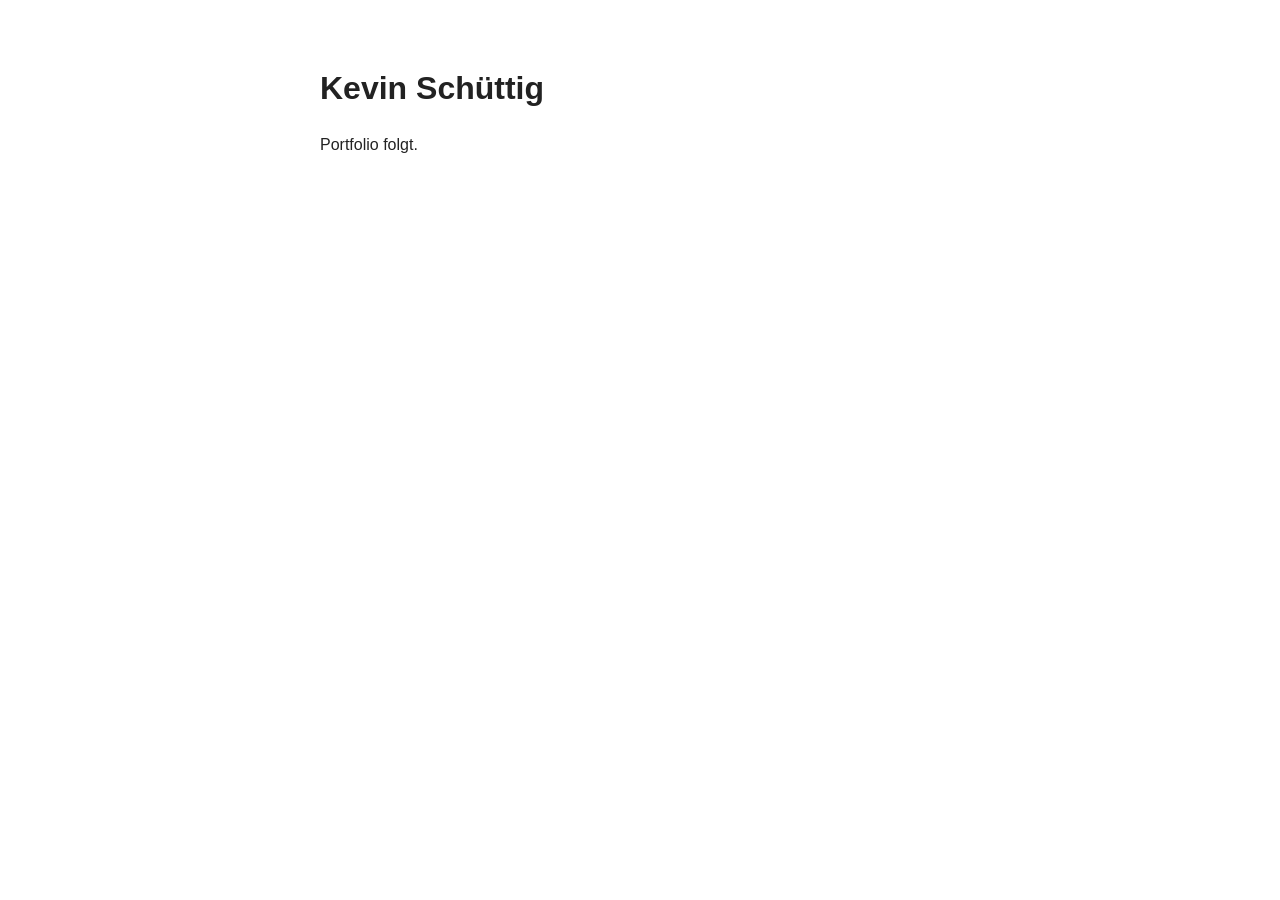
<file: index.html>
<!DOCTYPE html>
<html lang="de">
<head>
  <meta charset="UTF-8">
  <meta name="viewport" content="width=device-width, initial-scale=1.0">
  <title>Kevin Schüttig</title>
  <style>
    body {
      font-family: -apple-system, BlinkMacSystemFont, "Segoe UI", sans-serif;
      max-width: 40rem;
      margin: 4rem auto;
      padding: 0 1.5rem;
      color: #222;
      line-height: 1.5;
    }
    h1 { font-weight: 600; }
  </style>
</head>
<body>
  <h1>Kevin Schüttig</h1>
  <p>Portfolio folgt.</p>
</body>
</html>
</file>
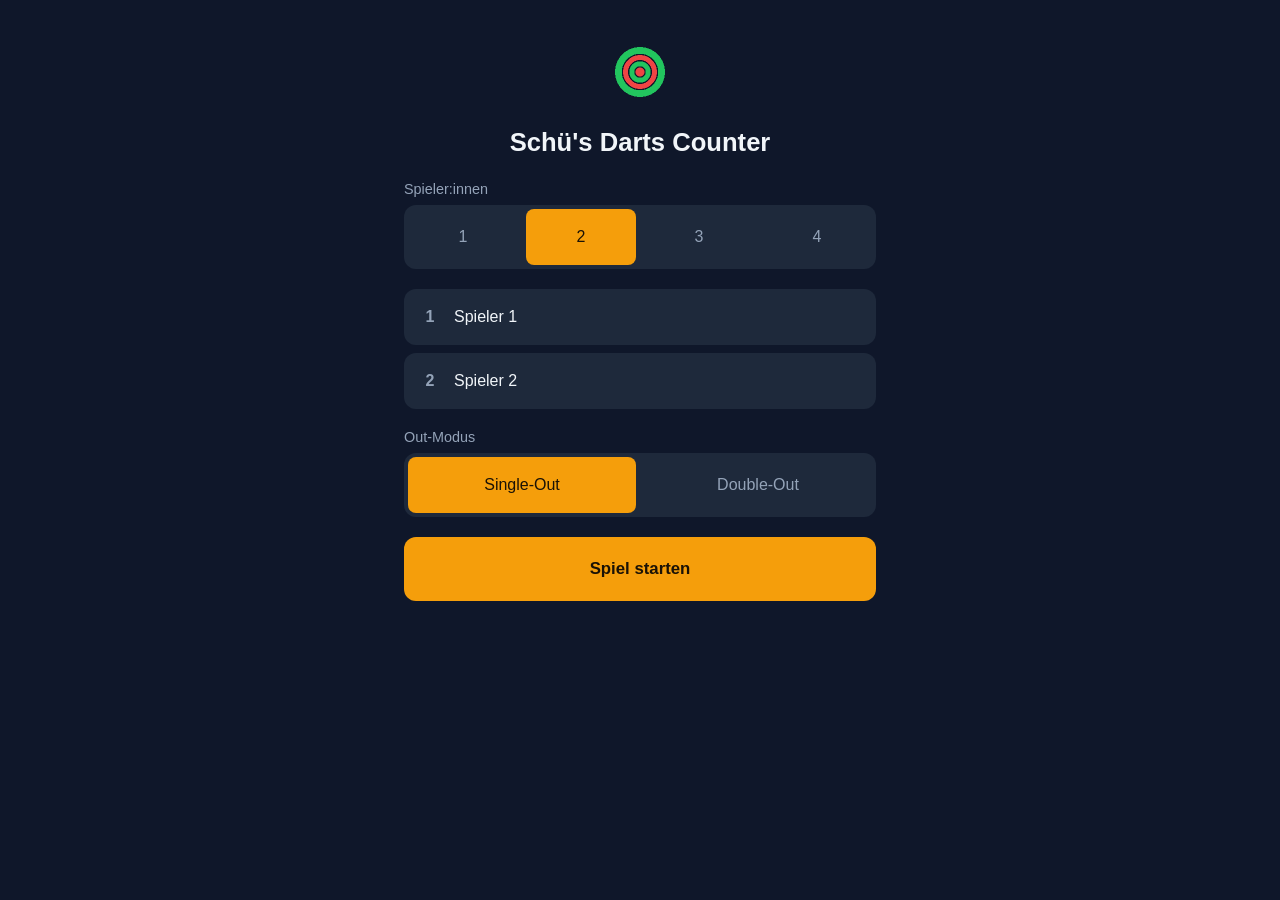
<file: archive/darts-v1/index.html>
<!DOCTYPE html>
<html lang="de">
<head>
  <meta charset="UTF-8">
  <meta name="viewport" content="width=device-width, initial-scale=1.0, viewport-fit=cover">
  <meta name="theme-color" content="#0f172a">
  <title>Schü's Darts Counter</title>
  <link rel="stylesheet" href="./styles/main.css">
  <link rel="manifest" href="./manifest.webmanifest">
  <link rel="icon" type="image/png" sizes="32x32" href="./assets/icons/favicon-32.png">
  <link rel="apple-touch-icon" href="./assets/icons/apple-touch-icon.png">
  <meta name="apple-mobile-web-app-capable" content="yes">
  <meta name="apple-mobile-web-app-status-bar-style" content="black-translucent">
  <meta name="apple-mobile-web-app-title" content="Darts Counter">
  <meta name="mobile-web-app-capable" content="yes">
</head>
<body>
  <main id="app"></main>
  <script src="./scripts/game.js"></script>
  <script src="./scripts/storage.js"></script>
  <script src="./scripts/ui.js"></script>
  <script src="./scripts/app.js"></script>
  <script>
    if ('serviceWorker' in navigator) {
      window.addEventListener('load', () => {
        navigator.serviceWorker
          .register('./service-worker.js')
          .catch(() => {});
      });
    }
  </script>
</body>
</html>
</file>
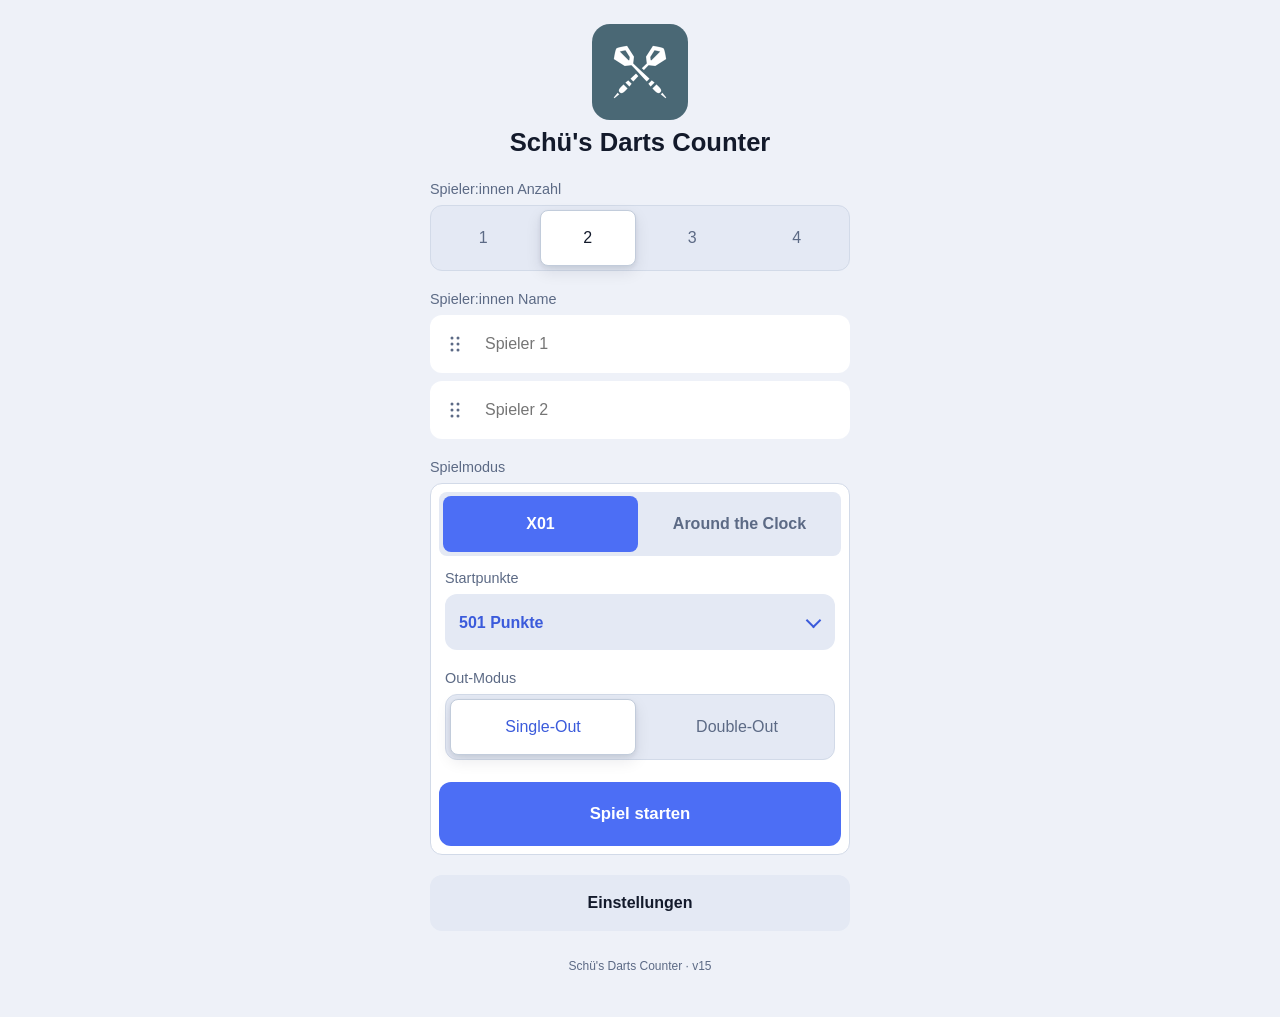
<file: projects/darts/index.html>
<!DOCTYPE html>
<html lang="de">
<head>
  <meta charset="UTF-8">
  <meta name="viewport" content="width=device-width, initial-scale=1.0, viewport-fit=cover">
  <meta name="theme-color" content="#0f172a">
  <title>Schü's Darts Counter</title>
  <script>
    // Theme früh setzen (vor dem CSS), damit kein Hell/Dunkel-Flackern entsteht.
    (function () {
      try {
        var t = localStorage.getItem('darts:theme');
        if (t === 'light' || t === 'dark') {
          document.documentElement.setAttribute('data-theme', t);
        }
      } catch (e) {}
    })();
  </script>
  <link rel="stylesheet" href="./styles/main.css">
  <link rel="manifest" href="./manifest.webmanifest">
  <link rel="icon" type="image/png" sizes="32x32" href="./assets/icons/favicon-32.png">
  <link rel="apple-touch-icon" href="./assets/icons/apple-touch-icon.png">
  <meta name="apple-mobile-web-app-capable" content="yes">
  <meta name="apple-mobile-web-app-status-bar-style" content="black-translucent">
  <meta name="apple-mobile-web-app-title" content="Darts Counter">
  <meta name="mobile-web-app-capable" content="yes">
</head>
<body>
  <main id="app"></main>
  <script src="./scripts/game.js"></script>
  <script src="./scripts/clock.js"></script>
  <script src="./scripts/storage.js"></script>
  <script src="./scripts/ui.js"></script>
  <script src="./scripts/app.js"></script>
  <script>
    if ('serviceWorker' in navigator) {
      window.addEventListener('load', () => {
        navigator.serviceWorker
          .register('./service-worker.js')
          .catch(() => {});
      });
    }
  </script>
</body>
</html>
</file>
<file: archive/darts-v1/styles/main.css>
:root {
  --bg: #0f172a;
  --surface: #1e293b;
  --surface-2: #334155;
  --border: #475569;
  --text: #f1f5f9;
  --muted: #94a3b8;
  --accent: #f59e0b;
  --accent-press: #d97706;
  --success: #22c55e;
  --danger: #ef4444;
  --mult-single: #f59e0b;
  --mult-double: #22c55e;
  --mult-triple: #ef4444;
  --radius: 12px;
  --gap: 8px;
  --gap-lg: 14px;
  --tap: 56px;
  --font: -apple-system, BlinkMacSystemFont, 'Segoe UI', Roboto, sans-serif;
}

* {
  box-sizing: border-box;
  -webkit-tap-highlight-color: transparent;
}

button,
input,
label {
  touch-action: manipulation;
}

html,
body {
  margin: 0;
  padding: 0;
  height: 100%;
  background: var(--bg);
  color: var(--text);
  font-family: var(--font);
  font-size: 16px;
  overscroll-behavior: none;
}

body {
  padding: env(safe-area-inset-top) env(safe-area-inset-right)
    env(safe-area-inset-bottom) env(safe-area-inset-left);
}

#app {
  display: flex;
  flex-direction: column;
  min-height: 100dvh;
}

button {
  font-family: inherit;
  font-size: inherit;
  color: inherit;
  border: none;
  cursor: pointer;
  background: var(--surface);
  border-radius: var(--radius);
  transition: transform 0.04s ease, background-color 0.1s ease;
  user-select: none;
}

button:disabled {
  opacity: 0.35;
  cursor: not-allowed;
}

button:not(:disabled):active {
  transform: scale(0.97);
}

/* ===== Setup screen ===== */
.setup {
  padding: 1.5rem 1.25rem 2rem;
  max-width: 32rem;
  margin: 0 auto;
  width: 100%;
}

.setup-icon {
  display: block;
  width: 96px;
  height: 96px;
  margin: 0 auto 0.5rem;
  border-radius: 18px;
  user-select: none;
  -webkit-user-drag: none;
}

.setup h1 {
  margin: 0 0 1.5rem;
  font-size: 1.6rem;
  font-weight: 600;
  text-align: center;
}

#setup-form {
  display: flex;
  flex-direction: column;
  gap: 1.25rem;
}

fieldset {
  border: none;
  padding: 0;
  margin: 0;
}

legend {
  font-size: 0.9rem;
  color: var(--muted);
  margin-bottom: 0.5rem;
  padding: 0;
}

.seg {
  display: flex;
  gap: var(--gap);
  background: var(--surface);
  padding: 4px;
  border-radius: var(--radius);
}

.seg-item {
  flex: 1;
  position: relative;
  display: flex;
  align-items: center;
  justify-content: center;
  min-height: var(--tap);
  border-radius: calc(var(--radius) - 4px);
  cursor: pointer;
  font-weight: 500;
  color: var(--muted);
}

.seg-item input {
  position: absolute;
  opacity: 0;
  pointer-events: none;
}

.seg-item:has(input:checked) {
  background: var(--accent);
  color: #1a1206;
}

.names {
  display: flex;
  flex-direction: column;
  gap: var(--gap);
}

.name-row {
  display: flex;
  align-items: center;
  gap: var(--gap);
  background: var(--surface);
  border-radius: var(--radius);
  padding: 0 var(--gap-lg);
}

.name-label {
  flex: 0 0 1.5rem;
  text-align: center;
  font-weight: 600;
  color: var(--muted);
}

.name-row input {
  flex: 1;
  background: transparent;
  border: none;
  outline: none;
  color: var(--text);
  font-size: 1rem;
  min-height: var(--tap);
  padding: 0 0.25rem;
  font-family: inherit;
}

.btn {
  min-height: var(--tap);
  padding: 0 1.25rem;
  border-radius: var(--radius);
  font-weight: 600;
  font-size: 1rem;
  display: inline-flex;
  align-items: center;
  justify-content: center;
}

.btn-big {
  min-height: 64px;
  font-size: 1.05rem;
}

.btn-primary {
  background: var(--accent);
  color: #1a1206;
}
.btn-primary:not(:disabled):active {
  background: var(--accent-press);
}

.btn-secondary {
  background: var(--surface-2);
  color: var(--text);
}

/* ===== Game screen ===== */
.game {
  display: flex;
  flex-direction: column;
  gap: var(--gap);
  padding: var(--gap);
  flex: 1;
  min-height: 100dvh;
}

.sticky-top {
  position: sticky;
  top: 0;
  z-index: 20;
  background: var(--bg);
  display: flex;
  flex-direction: column;
  gap: var(--gap);
  margin: calc(var(--gap) * -1) calc(var(--gap) * -1) 0;
  padding: var(--gap) var(--gap) var(--gap);
  box-shadow: 0 6px 12px -10px rgba(0, 0, 0, 0.6);
}

.actions.sticky-actions {
  position: sticky;
  bottom: 0;
  z-index: 20;
  background: var(--bg);
  margin: 0 calc(var(--gap) * -1) 0;
  padding: var(--gap) var(--gap) calc(env(safe-area-inset-bottom, 0px) + var(--gap));
  box-shadow: 0 -6px 12px -10px rgba(0, 0, 0, 0.6);
}

.scoreboard {
  display: grid;
  gap: var(--gap);
}

.scoreboard.players-1 {
  grid-template-columns: 1fr;
}
.scoreboard.players-2 {
  grid-template-columns: 1fr 1fr;
}
.scoreboard.players-3 {
  grid-template-columns: 1fr 1fr 1fr;
}
.scoreboard.players-4 {
  grid-template-columns: 1fr 1fr;
}

.player {
  background: var(--surface);
  border-radius: var(--radius);
  padding: 0.5rem 0.75rem;
  display: flex;
  flex-direction: column;
  align-items: center;
  justify-content: center;
  border: 2px solid transparent;
  min-height: 64px;
  overflow: hidden;
}

.player.active {
  border-color: var(--accent);
  background: linear-gradient(180deg, #2d2a18 0%, var(--surface) 100%);
  animation: active-breathe 2.6s ease-in-out infinite;
}

.player.winner {
  border-color: var(--success);
  background: linear-gradient(180deg, #14361f 0%, var(--surface) 100%);
}

@keyframes active-breathe {
  0%, 100% { box-shadow: 0 0 0 0 rgba(245, 158, 11, 0); }
  50% { box-shadow: 0 0 0 5px rgba(245, 158, 11, 0.16); }
}

.player.bust-flash {
  animation: bust-shake 320ms ease;
}

.player.bust-flash .pscore {
  color: var(--danger);
  animation: bust-flash-color 320ms ease;
}

@keyframes bust-shake {
  0%, 100% { transform: translateX(0); }
  20% { transform: translateX(-7px); }
  40% { transform: translateX(7px); }
  60% { transform: translateX(-5px); }
  80% { transform: translateX(5px); }
}

@keyframes bust-flash-color {
  0%, 100% { color: var(--danger); }
  50% { color: #fca5a5; }
}

.pname {
  font-size: 0.85rem;
  color: var(--muted);
  white-space: nowrap;
  overflow: hidden;
  text-overflow: ellipsis;
  max-width: 100%;
}

.player.active .pname,
.player.winner .pname {
  color: var(--text);
}

.pscore {
  font-size: clamp(1.6rem, 7vw, 2.4rem);
  font-weight: 700;
  font-variant-numeric: tabular-nums;
  line-height: 1.1;
}

.pavg {
  margin-top: 2px;
  font-size: 0.72rem;
  color: var(--muted);
  font-variant-numeric: tabular-nums;
  letter-spacing: 0.02em;
}

.player.active .pavg,
.player.winner .pavg {
  color: var(--text);
  opacity: 0.75;
}

.turn {
  display: flex;
  flex-direction: column;
  gap: 6px;
  padding: 0 4px;
}

.slots {
  display: grid;
  grid-template-columns: 1fr 1fr 1fr;
  gap: var(--gap);
}

.slot {
  background: var(--surface);
  border: 1px dashed var(--border);
  border-radius: var(--radius);
  min-height: 44px;
  display: flex;
  align-items: center;
  justify-content: center;
  font-weight: 600;
  color: var(--muted);
}

.slot.filled {
  border-style: solid;
  border-color: var(--accent);
  color: var(--text);
  background: #2a2418;
}

.slot.just-filled {
  animation: slot-pop 160ms ease-out;
}

@keyframes slot-pop {
  0% { transform: scale(0.6); opacity: 0; }
  60% { transform: scale(1.08); opacity: 1; }
  100% { transform: scale(1); }
}

.status-line {
  text-align: center;
  font-size: 0.95rem;
  color: var(--muted);
  min-height: 1.4em;
}

.status-bust {
  color: var(--danger);
  font-weight: 700;
  letter-spacing: 0.15em;
  font-size: 1.1rem;
}

.status-win {
  color: var(--success);
  font-weight: 700;
  font-size: 1.05rem;
}

.multipliers.tab-strip {
  display: grid;
  grid-template-columns: 1fr 1fr 1fr;
  gap: 4px;
  background: var(--surface);
  padding: 4px;
  border-radius: var(--radius);
  border: 1px solid var(--border);
}

.mult {
  min-height: 48px;
  background: transparent;
  color: var(--muted);
  font-weight: 600;
  border-radius: calc(var(--radius) - 4px);
}

.mult.on[data-m="1"] {
  background: var(--mult-single);
  color: #1a1206;
}
.mult.on[data-m="2"] {
  background: var(--mult-double);
  color: #062013;
}
.mult.on[data-m="3"] {
  background: var(--mult-triple);
  color: #2a0606;
}

.numpad {
  display: grid;
  grid-template-columns: repeat(4, 1fr);
  gap: var(--gap);
}

.num {
  background: var(--surface);
  color: var(--text);
  font-size: 1.4rem;
  font-weight: 700;
  font-variant-numeric: tabular-nums;
  min-height: 56px;
  aspect-ratio: 1 / 0.85;
  transition: color 0.12s ease;
}

.numpad.mode-1 .num { color: var(--mult-single); }
.numpad.mode-2 .num { color: var(--mult-double); }
.numpad.mode-3 .num { color: var(--mult-triple); }

.num:not(:disabled):active {
  background: #2a2418;
  transform: scale(0.92);
}

.specials {
  display: grid;
  grid-template-columns: 1fr 1fr 1fr;
  gap: var(--gap);
}

.spec {
  background: var(--surface);
  min-height: 56px;
  font-weight: 600;
  display: flex;
  flex-direction: column;
  gap: 2px;
  align-items: center;
  justify-content: center;
  line-height: 1;
}

.spec small {
  font-size: 0.7rem;
  color: var(--muted);
  font-weight: 500;
}

.spec[data-special="bull"] {
  color: var(--mult-double);
}

.spec[data-special="bullseye"] {
  color: var(--mult-triple);
}

.actions {
  display: grid;
  grid-template-columns: auto 1fr;
  gap: var(--gap);
}

.btn-icon {
  min-width: var(--tap);
  padding: 0;
  font-size: 1.4rem;
  line-height: 1;
}

.game-footer {
  display: flex;
  justify-content: space-between;
  align-items: center;
  padding: 8px 4px calc(env(safe-area-inset-bottom, 0px) + 18px);
  font-size: 0.8rem;
  color: var(--muted);
  gap: var(--gap);
}

.link {
  background: transparent;
  color: var(--muted);
  padding: 12px 14px;
  font-size: 0.95rem;
  text-decoration: underline;
  min-height: 44px;
  border-radius: 8px;
  display: inline-flex;
  align-items: center;
}

.mode-tag {
  background: var(--surface);
  padding: 4px 10px;
  border-radius: 999px;
  font-size: 0.75rem;
}

/* ===== Tablet / Desktop ===== */
@media (min-width: 720px) {
  .game {
    max-width: 28rem;
    margin: 0 auto;
    padding: var(--gap-lg);
    gap: var(--gap-lg);
  }
  .num {
    min-height: 64px;
    font-size: 1.6rem;
  }
  .mult,
  .spec {
    min-height: 60px;
  }
}
</file>
<file: projects/darts/styles/main.css>
/* ===========================================================
   Farb-Token-System (Light = Basis, Dark via System + Override)
   - :root                      → Light-Palette (Basis)
   - @media dark + :not([data-theme]) → System-Dark
   - [data-theme="dark"]        → manuell Dark (auch bei hellem OS)
   - [data-theme="light"]       → manuell Light greift automatisch (Basis)
   Akzent: Kornblumenblau · Double: Lavendel/Violett · Triple: Grün
   =========================================================== */
:root {
  color-scheme: light;

  --bg: #eef1f8;
  --surface: #ffffff;
  --surface-2: #e4e9f4;
  --border: #d2dae8;
  --text: #131a2b;
  --muted: #5c6a85;

  --accent: #4c6ef5;
  --accent-press: #3b5bdb;
  --on-accent: #ffffff;

  --mult-single: var(--accent);
  --mult-double: #7c5cf0;
  --mult-triple: #12a150;
  --on-single: #ffffff;
  --on-double: #ffffff;
  --on-triple: #ffffff;

  --success: #12a150;
  --danger: #dc2626;

  /* Around-the-Clock-Modusfarbe (Grün wie Triple): Text- und Druck-Variante */
  --clock-strong: #0b7d3e;
  --clock-press: #0e8a44;
  /* Feste Grund-Farben für den Farbtausch im Clock-Spiel (Single ↔ Triple) */
  --green: #12a150;
  --on-green: #ffffff;
  --blue: #4c6ef5;
  --on-blue: #ffffff;

  --shadow-strong: rgba(15, 23, 42, 0.14);

  /* DS-Uebernahmen (nur visuelle Sprache, Auftrag 3) */
  --accent-strong: var(--accent-press);
  --border-strong: #c2ccdb;
  --elev-md: 0 2px 4px rgba(15, 23, 42, 0.07), 0 6px 16px rgba(15, 23, 42, 0.09);
  --elev-sm: 0 1px 2px rgba(15, 23, 42, 0.06), 0 3px 10px rgba(15, 23, 42, 0.05);

  --radius: 12px;
  --gap: 8px;
  --gap-lg: 14px;
  --tap: 56px;
  --font: -apple-system, BlinkMacSystemFont, 'Segoe UI', Roboto, sans-serif;
}

/* Gemeinsame Dark-Palette – für System-Dark und manuelles Dark identisch. */
@media (prefers-color-scheme: dark) {
  :root:not([data-theme='light']):not([data-theme='dark']) {
    color-scheme: dark;

    --bg: #0f172a;
    --surface: #1e293b;
    --surface-2: #334155;
    --border: #475569;
    --text: #f1f5f9;
    --muted: #94a3b8;

    --accent: #6b8cff;
    --accent-press: #5578f0;
    --on-accent: #0a1124;

    --mult-double: #a78bfa;
    --mult-triple: #34d399;
    --on-single: #0a1124;
    --on-double: #190f33;
    --on-triple: #052718;

    --success: #34d399;
    --danger: #f87171;

    --clock-strong: #34d399;
    --clock-press: #2bb986;
    --green: #34d399;
    --on-green: #052718;
    --blue: #6b8cff;
    --on-blue: #0a1124;

    --shadow-strong: rgba(0, 0, 0, 0.6);

    --accent-strong: var(--accent-press);
    --border-strong: #5a6b85;
    --elev-md: 0 2px 6px rgba(0, 0, 0, 0.45), 0 8px 20px rgba(0, 0, 0, 0.45);
    --elev-sm: 0 1px 2px rgba(0, 0, 0, 0.4), 0 3px 12px rgba(0, 0, 0, 0.35);
  }
}

:root[data-theme='dark'] {
  color-scheme: dark;

  --bg: #0f172a;
  --surface: #1e293b;
  --surface-2: #334155;
  --border: #475569;
  --text: #f1f5f9;
  --muted: #94a3b8;

  --accent: #6b8cff;
  --accent-press: #5578f0;
  --on-accent: #0a1124;

  --mult-double: #a78bfa;
  --mult-triple: #34d399;
  --on-single: #0a1124;
  --on-double: #190f33;
  --on-triple: #052718;

  --success: #34d399;
  --danger: #f87171;

  --clock-strong: #34d399;
  --clock-press: #2bb986;
  --green: #34d399;
  --on-green: #052718;
  --blue: #6b8cff;
  --on-blue: #0a1124;

  --shadow-strong: rgba(0, 0, 0, 0.6);

  --accent-strong: var(--accent-press);
  --border-strong: #5a6b85;
  --elev-md: 0 2px 6px rgba(0, 0, 0, 0.45), 0 8px 20px rgba(0, 0, 0, 0.45);
  --elev-sm: 0 1px 2px rgba(0, 0, 0, 0.4), 0 3px 12px rgba(0, 0, 0, 0.35);
}

* {
  box-sizing: border-box;
  -webkit-tap-highlight-color: transparent;
}

button,
input,
label,
select {
  touch-action: manipulation;
}

html,
body {
  margin: 0;
  padding: 0;
  height: 100%;
  background: var(--bg);
  color: var(--text);
  font-family: var(--font);
  font-size: 16px;
  overscroll-behavior: none;
}

body {
  padding: env(safe-area-inset-top) env(safe-area-inset-right)
    env(safe-area-inset-bottom) env(safe-area-inset-left);
}

#app {
  display: flex;
  flex-direction: column;
  align-items: center;
  min-height: 100dvh;
}

button {
  font-family: inherit;
  font-size: inherit;
  color: inherit;
  border: none;
  cursor: pointer;
  background: var(--surface);
  border-radius: var(--radius);
  transition: transform 0.04s ease, background-color 0.1s ease;
  user-select: none;
}

button:disabled {
  opacity: 0.35;
  cursor: not-allowed;
}

button:not(:disabled):active {
  transform: scale(0.97);
}

/* ===== Setup screen ===== */
/* Seitenränder + max. Breite wie im Spiel-Screen (.game). */
.setup {
  padding: 1.5rem var(--gap) 2rem;
  max-width: 28rem;
  margin: 0 auto;
  width: 100%;
}

.setup-icon {
  display: block;
  width: 96px;
  height: 96px;
  margin: 0 auto 0.5rem;
  border-radius: 18px;
  user-select: none;
  -webkit-user-drag: none;
}

.setup h1 {
  margin: 0 0 1.5rem;
  font-size: 1.6rem;
  font-weight: 600;
  text-align: center;
}

#setup-form {
  display: flex;
  flex-direction: column;
  gap: 1.25rem;
}

/* Modus-Rahmen: Moduswahl als „Kopf" über den modusabhängigen
   Spiel-Einstellungen – gleiches Prinzip wie S/D/T über den Zahlen im
   Spiel-Screen (.input-group + .tab-strip). */
.mode-panel {
  background: var(--surface);
  border: 1px solid var(--border);
  border-radius: var(--radius);
  padding: var(--gap);
  display: flex;
  flex-direction: column;
  gap: var(--gap-lg);
}

.mode-tabs {
  display: grid;
  grid-template-columns: 1fr 1fr;
  gap: 4px;
  background: var(--surface-2);
  padding: 4px;
  border-radius: calc(var(--radius) - 4px);
}

.mode-tab {
  position: relative;
  display: flex;
  align-items: center;
  justify-content: center;
  text-align: center;
  min-height: var(--tap);
  padding: 0 8px;
  border-radius: calc(var(--radius) - 4px);
  color: var(--muted);
  font-weight: 600;
  cursor: pointer;
  transition: background 0.12s ease, color 0.12s ease;
}

.mode-tab input {
  position: absolute;
  opacity: 0;
  pointer-events: none;
}

.mode-tab:hover {
  color: var(--text);
}

/* Unterschiedliche Modusfarben wie Single (blau) / Triple (grün). */
.mode-tab[data-mode='x01']:has(input:checked) {
  background: var(--mult-single);
  color: var(--on-single);
}

.mode-tab[data-mode='clock']:has(input:checked) {
  background: var(--mult-triple);
  color: var(--on-triple);
}

/* Modusabhängige Feld-Gruppen (X01 vs. Around the Clock). */
.mode-fields {
  display: flex;
  flex-direction: column;
  gap: 1.25rem;
  padding: 0 6px 8px;
}

.mode-fields[hidden] {
  display: none;
}

/* Im weißen Rahmen brauchen Dropdowns die Zweitfläche, sonst verschwimmen sie.
   Schrift + Pfeil in der Modusfarbe (X01 blau, Around the Clock grün). */
.mode-panel .field-select {
  background: var(--surface-2);
}

.mode-panel .field-select select {
  color: var(--accent-strong);
}

.mode-panel .field-select::after {
  border-color: var(--accent-strong);
}

/* Modusfarbe: Im Around-the-Clock-Modus wird der Akzent IN der Box grün –
   ausgewählte Optionen, „Spiel starten", Fokus-Ring. X01 bleibt blau.
   (--mult-single ist am :root bereits aufgelöst, das X01-Tab bleibt blau.) */
.mode-panel:has(input[name='mode'][value='clock']:checked) {
  --accent: var(--mult-triple);
  --accent-press: var(--clock-press);
  --accent-strong: var(--clock-strong);
  --on-accent: var(--on-triple);
}

/* „Einstellungen": Form wie „Spiel beenden", Schrift neutral. */
.btn-secondary.btn-settings {
  width: 100%;
  min-height: var(--tap);
  color: var(--text);
  font-weight: 600;
}

/* Segmented Controls außerhalb der Modus-Box (Spieler:innen-Anzahl):
   Auswahl in neutraler Schrift, da nicht modusabhängig. */
.seg-neutral .seg-item:has(input:checked) {
  color: var(--text);
}

/* Gruppen-Label über den Setup-Feldern. Bewusst <div class="field"> + <span>
   statt <fieldset>/<legend>: WebKit reserviert bei <fieldset> mit <legend>
   ~25px Phantom-Höhe am unteren Rand, die erst der erste Tap per Reflow
   auflöst → Layout-Sprung + verpuffter erster „Spiel starten"-Klick.
   Mit div/span gibt es diesen Bug nicht. NICHT auf fieldset/legend zurückbauen. */
.field-label {
  display: block;
  font-size: 0.9rem;
  color: var(--muted);
  margin-bottom: 0.5rem;
}

.seg {
  display: flex;
  gap: var(--gap);
  background: var(--surface-2);
  border: 1px solid var(--border);
  padding: 4px;
  border-radius: var(--radius);
}

.seg-item {
  flex: 1;
  position: relative;
  display: flex;
  align-items: center;
  justify-content: center;
  min-height: var(--tap);
  border: 1px solid transparent;
  border-radius: calc(var(--radius) - 4px);
  cursor: pointer;
  font-weight: 500;
  color: var(--muted);
  transition: background 0.12s ease, color 0.12s ease, border-color 0.12s ease;
}

.seg-item:hover {
  color: var(--text);
}

.seg-item input {
  position: absolute;
  opacity: 0;
  pointer-events: none;
}

.seg-item:has(input:checked) {
  background: var(--surface);
  color: var(--accent-strong);
  border-color: var(--border-strong);
  box-shadow: var(--elev-md);
}

/* ===== Name-Zeilen (Handle · Eingabe · Löschen) ===== */
.names {
  display: flex;
  flex-direction: column;
  gap: var(--gap);
}

.name-row {
  display: grid;
  grid-template-columns: auto 1fr auto;
  align-items: center;
  gap: 6px;
  background: var(--surface);
  border: 1px solid transparent;
  border-radius: var(--radius);
  padding: 0 8px 0 4px;
  transition: border-color 0.12s ease, box-shadow 0.14s ease,
    transform 0.02s linear, opacity 0.14s ease;
}

/* Namenszeile: bewusst KEINE Akzent-Hervorhebung beim Fokus (Wunsch Kevin) –
   die weiße Karte kennzeichnet das aktive Feld ausreichend. */

.name-row.dragging {
  border-color: var(--accent);
  box-shadow: 0 10px 26px -10px var(--shadow-strong);
  opacity: 0.97;
  z-index: 5;
}

.name-row.drag-shift {
  transition: transform 0.16s ease;
}

.drag-handle {
  flex: 0 0 auto;
  display: flex;
  align-items: center;
  justify-content: center;
  width: 40px;
  min-height: var(--tap);
  color: var(--muted);
  cursor: grab;
  touch-action: none; /* Pointer-Drag statt Scroll */
  border-radius: 8px;
}

.drag-handle:active {
  cursor: grabbing;
}

.drag-handle svg {
  width: 20px;
  height: 20px;
  pointer-events: none;
}

.name-row input {
  min-width: 0;
  background: transparent;
  border: none;
  outline: none;
  color: var(--text);
  font-size: 1rem;
  min-height: var(--tap);
  padding: 0 0.25rem;
  font-family: inherit;
}

.name-clear {
  flex: 0 0 auto;
  width: 34px;
  height: 34px;
  display: none;
  align-items: center;
  justify-content: center;
  padding: 0;
  border-radius: 999px;
  background: var(--surface-2);
  color: var(--muted);
}

.name-row.can-clear .name-clear {
  display: inline-flex;
}

.name-clear svg {
  width: 15px;
  height: 15px;
  pointer-events: none;
}

/* ===== Startpunkte-Dropdown ===== */
.field-select {
  position: relative;
  display: flex;
  align-items: center;
  background: var(--surface);
  border-radius: var(--radius);
  padding: 0 14px;
}

.field-select select {
  appearance: none;
  -webkit-appearance: none;
  flex: 1;
  background: transparent;
  border: none;
  outline: none;
  color: var(--text);
  font-family: inherit;
  font-size: 1rem;
  font-weight: 600;
  min-height: var(--tap);
  padding-right: 24px;
  cursor: pointer;
}

.field-select::after {
  content: '';
  position: absolute;
  right: 16px;
  width: 9px;
  height: 9px;
  border-right: 2px solid var(--muted);
  border-bottom: 2px solid var(--muted);
  transform: translateY(-2px) rotate(45deg);
  pointer-events: none;
}

/* ===== Buttons ===== */
.btn {
  min-height: var(--tap);
  padding: 0 1.25rem;
  border-radius: var(--radius);
  font-weight: 600;
  font-size: 1rem;
  display: inline-flex;
  align-items: center;
  justify-content: center;
}

.btn-big {
  min-height: 64px;
  font-size: 1.05rem;
}

.btn-primary {
  background: var(--accent);
  color: var(--on-accent);
}
.btn-primary:not(:disabled):active {
  background: var(--accent-press);
}

.btn-secondary {
  background: var(--surface-2);
  color: var(--text);
}

.btn-danger {
  background: var(--danger);
  color: #ffffff;
}

/* ===== Trainingsverlauf (Home, nur bei Eintraegen) ===== */
.training {
  margin-top: 2.5rem;
}

.training .legend-row {
  display: block;
  text-align: left;
  font-size: 0.9rem;
  color: var(--muted);
  margin-bottom: 0.5rem;
}

.training-table-wrap {
  overflow-x: auto;
  -webkit-overflow-scrolling: touch;
  background: var(--surface);
  border: 1px solid var(--border);
  border-radius: var(--radius);
  box-shadow: var(--elev-sm);
}

.training-table {
  width: 100%;
  border-collapse: collapse;
  font-size: 0.9rem;
}

.training-table th,
.training-table td {
  padding: 8px 12px;
  text-align: left;
  white-space: nowrap;
}

.training-table thead th {
  font-size: 0.72rem;
  font-weight: 700;
  letter-spacing: 0.04em;
  text-transform: uppercase;
  color: var(--muted);
  border-bottom: 1px solid var(--border);
}

.training-table tbody tr + tr td {
  border-top: 1px solid var(--border);
}

.training-table tbody tr:hover {
  background: var(--surface-2);
}

/* Nebenspalten dezent */
.training-table .t-date,
.training-table .t-start,
.training-table .t-out {
  color: var(--muted);
}

/* Zahlenspalten rechtsbuendig, feste Ziffernbreite (Mono-Ziffern ok) */
.training-table .t-avg,
.training-table .t-darts,
.training-table .t-quote {
  text-align: right;
  font-variant-numeric: tabular-nums;
  font-feature-settings: "tnum";
}

/* Around-the-Clock-Verlauf: Nebenspalten dezent, Quote hervorgehoben. */
.training-table .t-game {
  color: var(--muted);
  white-space: normal; /* darf umbrechen, damit Quote ohne Wischen sichtbar bleibt */
}

.training-table td.t-quote {
  color: var(--text);
  font-weight: 600;
}

.training-table td.t-avg {
  color: var(--text);
  font-weight: 600;
}

.t-trend {
  font-size: 0.75em;
}

.t-trend.up {
  color: var(--success);
}

.t-trend.down {
  color: var(--danger);
}

.training-reset {
  margin-top: 0.6rem;
  padding: 8px 14px;
  background: transparent;
  border: 1px solid var(--border);
  border-radius: var(--radius);
  color: var(--muted);
  font: inherit;
  font-size: 0.85rem;
  cursor: pointer;
}

.training-reset:hover {
  color: var(--danger);
  border-color: var(--danger);
}

/* ===== Darstellung/Ton (im Einstellungen-Modal) ===== */
.settings-card .dialog-title {
  margin-bottom: 1rem;
}

.settings-group {
  margin-bottom: 1.25rem;
}

.settings-group .legend-row {
  display: block;
  text-align: left;
  font-size: 0.9rem;
  color: var(--muted);
  margin-bottom: 0.5rem;
}

.theme-seg {
  display: flex;
  gap: 4px;
  background: var(--surface-2);
  border: 1px solid var(--border);
  padding: 4px;
  border-radius: var(--radius);
}

.theme-seg .seg-item {
  flex-direction: column;
  gap: 3px;
  min-height: 52px;
  font-size: 0.72rem;
  font-weight: 600;
}

.theme-seg .seg-item svg {
  width: 20px;
  height: 20px;
}

.theme-seg .seg-item:has(input:checked) {
  background: var(--surface);
  color: var(--accent-strong);
  border-color: var(--border-strong);
  box-shadow: var(--elev-md);
}

/* Verstecktes iOS-Haptik-Element (siehe app.js). Off-screen, aber gerendert –
   nicht display:none, sonst löst das Umschalten keine Haptik aus. */
.ios-haptic {
  position: absolute;
  left: -9999px;
  width: 1px;
  height: 1px;
  overflow: hidden;
  opacity: 0;
  pointer-events: none;
}

/* ===== Game screen ===== */
.game {
  display: flex;
  flex-direction: column;
  gap: var(--gap);
  padding: var(--gap) var(--gap) calc(env(safe-area-inset-bottom, 0px) + 88px);
  flex: 1;
  width: 100%;
  min-height: 100dvh;
}

.scoreboard {
  display: grid;
  gap: var(--gap);
}

.scoreboard.players-1 {
  grid-template-columns: 1fr;
}
.scoreboard.players-2 {
  grid-template-columns: 1fr 1fr;
}
.scoreboard.players-3 {
  grid-template-columns: 1fr 1fr 1fr;
}
.scoreboard.players-4 {
  grid-template-columns: 1fr 1fr;
}

.player {
  background: var(--surface);
  border-radius: var(--radius);
  padding: 0.5rem 0.75rem;
  display: flex;
  flex-direction: column;
  align-items: center;
  justify-content: center;
  border: 2px solid transparent;
  min-height: 64px;
  overflow: hidden;
}

.player.active {
  border-color: var(--accent);
  background: linear-gradient(
    180deg,
    color-mix(in srgb, var(--accent) 16%, var(--surface)) 0%,
    var(--surface) 100%
  );
  animation: active-breathe 2.6s ease-in-out infinite;
}

.player.winner {
  border-color: var(--success);
  background: linear-gradient(
    180deg,
    color-mix(in srgb, var(--success) 18%, var(--surface)) 0%,
    var(--surface) 100%
  );
}

@keyframes active-breathe {
  0%,
  100% {
    box-shadow: 0 0 0 0 color-mix(in srgb, var(--accent) 0%, transparent);
  }
  50% {
    box-shadow: 0 0 0 5px color-mix(in srgb, var(--accent) 22%, transparent);
  }
}

.player.bust-flash {
  animation: bust-shake 320ms ease;
}

.player.bust-flash .pscore {
  color: var(--danger);
  animation: bust-flash-color 320ms ease;
}

@keyframes bust-shake {
  0%,
  100% {
    transform: translateX(0);
  }
  20% {
    transform: translateX(-7px);
  }
  40% {
    transform: translateX(7px);
  }
  60% {
    transform: translateX(-5px);
  }
  80% {
    transform: translateX(5px);
  }
}

@keyframes bust-flash-color {
  0%,
  100% {
    color: var(--danger);
  }
  50% {
    color: color-mix(in srgb, var(--danger) 55%, var(--text));
  }
}

.pname {
  font-size: 0.85rem;
  color: var(--muted);
  white-space: nowrap;
  overflow: hidden;
  text-overflow: ellipsis;
  max-width: 100%;
}

.player.active .pname,
.player.winner .pname {
  color: var(--text);
}

.pscore {
  font-size: clamp(1.6rem, 7vw, 2.4rem);
  font-weight: 700;
  font-variant-numeric: tabular-nums;
  font-feature-settings: "tnum";
  line-height: 1.1;
}

.pavg {
  margin-top: 2px;
  font-size: 0.72rem;
  color: var(--muted);
  font-variant-numeric: tabular-nums;
  font-feature-settings: "tnum";
  letter-spacing: 0.02em;
}

.player.active .pavg,
.player.winner .pavg {
  color: var(--text);
  opacity: 0.75;
}

/* Around the Clock im Spiel: Grün ist die Hauptfarbe (aktive Karte,
   Wurf-Felder, „Weiter", Single); Triple wird dafür blau (Farbtausch). */
.game.mode-clock {
  --accent: var(--green);
  --accent-press: var(--clock-press);
  --accent-strong: var(--clock-strong);
  --on-accent: var(--on-green);
  --mult-single: var(--green);
  --on-single: var(--on-green);
  --mult-triple: var(--blue);
  --on-triple: var(--on-blue);
}

/* Around the Clock: Zielzahl statt Restscore + Solo-Ergebniszeile. */
.ptarget {
  font-size: clamp(1.5rem, 6.5vw, 2.2rem);
}

.clock-summary {
  text-align: center;
  font-weight: 700;
  color: var(--success);
  font-variant-numeric: tabular-nums;
  font-feature-settings: "tnum";
  margin-top: 2px;
}

.turn {
  display: flex;
  flex-direction: column;
  gap: 6px;
  padding: 0 4px;
}

.slots {
  display: grid;
  grid-template-columns: 1fr 1fr 1fr;
  gap: var(--gap);
}

.slot {
  background: var(--surface);
  border: 1px dashed var(--border);
  border-radius: var(--radius);
  min-height: 44px;
  display: flex;
  align-items: center;
  justify-content: center;
  font-weight: 600;
  color: var(--muted);
}

.slot.filled {
  border-style: solid;
  border-color: var(--accent);
  color: var(--text);
  background: color-mix(in srgb, var(--accent) 12%, var(--surface));
}

.slot.editable {
  cursor: pointer;
  font-family: inherit;
  font-size: 1rem;
}

.slot-input {
  width: 100%;
  height: 100%;
  min-height: 44px;
  background: transparent;
  border: none;
  outline: none;
  text-align: center;
  color: var(--text);
  font: inherit;
  font-weight: 600;
  font-variant-numeric: tabular-nums;
}

.slot.just-filled {
  animation: slot-pop 210ms cubic-bezier(0.2, 0.8, 0.2, 1);
}

/* Around the Clock: Fehlwurf wirkt wie „Bust" in X01 – rot + Schütteln. */
.slot.slot-miss {
  border-color: var(--danger);
  color: var(--danger);
  background: color-mix(in srgb, var(--danger) 12%, var(--surface));
}

.slot.slot-miss.miss-flash {
  animation: bust-shake 320ms ease;
}

@keyframes slot-pop {
  0% {
    transform: scale(0.55);
    opacity: 0;
    background: color-mix(in srgb, var(--accent) 42%, var(--surface));
    box-shadow: 0 0 0 0 color-mix(in srgb, var(--accent) 50%, transparent);
  }
  55% {
    transform: scale(1.16);
    opacity: 1;
    background: color-mix(in srgb, var(--accent) 34%, var(--surface));
    box-shadow: 0 0 0 6px color-mix(in srgb, var(--accent) 20%, transparent);
  }
  100% {
    transform: scale(1);
    background: color-mix(in srgb, var(--accent) 12%, var(--surface));
    box-shadow: 0 0 0 0 color-mix(in srgb, var(--accent) 0%, transparent);
  }
}

.status-line {
  text-align: center;
  font-size: 0.95rem;
  color: var(--muted);
  min-height: 1.4em;
  font-variant-numeric: tabular-nums;
  font-feature-settings: "tnum";
}

.status-bust {
  color: var(--danger);
  font-weight: 700;
  letter-spacing: 0.15em;
  font-size: 1.1rem;
}

.status-win {
  color: var(--success);
  font-weight: 700;
  font-size: 1.05rem;
}

/* Checkout-Vorschlag (nur Double-Out): hervorgehobene Akzent-Pille
   unter der Statuszeile. */
.checkout-hint {
  align-self: center;
  display: flex;
  flex-wrap: wrap;
  align-items: baseline;
  justify-content: center;
  gap: 4px 8px;
  margin: 2px auto 0;
  padding: 5px 14px;
  border-radius: 999px;
  background: color-mix(in srgb, var(--accent) 14%, var(--surface));
  border: 1px solid color-mix(in srgb, var(--accent) 38%, var(--border));
  text-align: center;
  font-size: 0.95rem;
}

.checkout-label {
  font-weight: 700;
  font-size: 0.72rem;
  letter-spacing: 0.07em;
  text-transform: uppercase;
  color: var(--accent-strong, var(--accent-press));
}

.checkout-throw {
  font-weight: 800;
  color: var(--accent-strong, var(--accent-press));
  font-variant-numeric: tabular-nums;
}

.checkout-sep {
  color: var(--accent-press);
  opacity: 0.5;
}

/* Gemeinsame Box: Schalter (Single/Double/Triple) + Zahlen 1–20 gruppiert. */
.input-group {
  background: var(--surface);
  border: 1px solid var(--border);
  border-radius: var(--radius);
  padding: var(--gap);
  display: flex;
  flex-direction: column;
  gap: var(--gap);
}

.multipliers.tab-strip {
  display: grid;
  grid-template-columns: 1fr 1fr 1fr;
  gap: 4px;
  background: var(--surface-2);
  padding: 4px;
  border-radius: calc(var(--radius) - 4px);
  border: none;
}

.mult {
  min-height: 48px;
  background: transparent;
  color: var(--muted);
  font-weight: 600;
  border-radius: calc(var(--radius) - 4px);
}

.mult.on[data-m='1'] {
  background: var(--mult-single);
  color: var(--on-single);
}
.mult.on[data-m='2'] {
  background: var(--mult-double);
  color: var(--on-double);
}
.mult.on[data-m='3'] {
  background: var(--mult-triple);
  color: var(--on-triple);
}

.numpad {
  display: grid;
  grid-template-columns: repeat(4, 1fr);
  gap: var(--gap);
}

.num {
  background: var(--surface-2);
  color: var(--text);
  font-size: 1.4rem;
  font-weight: 700;
  font-variant-numeric: tabular-nums;
  min-height: 56px;
  aspect-ratio: 1 / 0.85;
  transition: color 0.12s ease;
}

.numpad.mode-1 .num {
  color: var(--mult-single);
}
.numpad.mode-2 .num {
  color: var(--mult-double);
}
.numpad.mode-3 .num {
  color: var(--mult-triple);
}

/* Around the Clock: Nicht-Ziel-Tasten als „X" (= Fehlwurf) in Rot. */
.numpad .num.num-x,
.spec.spec-x {
  color: var(--danger);
  font-weight: 600;
}

/* Around the Clock: Das aktuelle Ziel bleibt grün (Schrift) und bekommt
   zusätzlich einen dezenten grünen Rahmen (inset, damit nichts verrutscht). */
.numpad .num.num-target,
.spec.spec-target {
  box-shadow: inset 0 0 0 2px color-mix(in srgb, var(--green) 45%, transparent);
}

/* Ohne Bull: „Miss" über die ganze Breite. */
.specials.specials-1 {
  grid-template-columns: 1fr;
}

/* Around the Clock: nur Bull + Bullseye (kein „Miss"). */
.specials.specials-2 {
  grid-template-columns: 1fr 1fr;
}

.num:not(:disabled):active {
  background: color-mix(in srgb, var(--accent) 18%, var(--surface-2));
  transform: scale(0.92);
}

.specials {
  display: grid;
  grid-template-columns: 1fr 1fr 1fr;
  gap: var(--gap);
}

.spec {
  background: var(--surface);
  min-height: 56px;
  font-weight: 600;
  display: flex;
  flex-direction: column;
  gap: 2px;
  align-items: center;
  justify-content: center;
  line-height: 1;
}

.spec small {
  font-size: 0.7rem;
  color: var(--muted);
  font-weight: 500;
}

.spec[data-special='bull'] {
  color: var(--mult-double);
}

.spec[data-special='bullseye'] {
  color: var(--mult-triple);
}

.btn-icon {
  min-width: var(--tap);
  padding: 0;
  font-size: 1.4rem;
  line-height: 1;
}

/* ===== Aktionsleiste (im Fluss) + fixierter „Weiter" ===== */
.action-row {
  display: flex;
  gap: var(--gap);
  align-items: stretch;
}

/* „Spiel beenden": volle Breite wie der Rest, klar lesbar (Akzentfarbe),
   aber dem gefüllten „Weiter"-Button untergeordnet. */
.btn-quit {
  flex: 1;
  min-height: var(--tap);
  color: var(--accent);
  font-weight: 600;
}

.mode-caption {
  text-align: center;
  font-size: 0.72rem;
  color: var(--muted);
  letter-spacing: 0.02em;
  margin-top: 2px;
}

.primary-bar {
  display: none;
  position: fixed;
  left: 0;
  right: 0;
  bottom: 0;
  z-index: 20;
  max-width: 28rem;
  margin: 0 auto;
  background: var(--bg);
  padding: var(--gap) var(--gap) calc(env(safe-area-inset-bottom, 0px) + var(--gap));
  box-shadow: 0 -6px 14px -12px var(--shadow-strong);
}

.primary-bar.show {
  display: block;
}

.primary-bar.slide-in {
  animation: weiter-slide 240ms cubic-bezier(0.2, 0.8, 0.2, 1);
}

@keyframes weiter-slide {
  from {
    transform: translateY(120%);
    opacity: 0;
  }
  to {
    transform: translateY(0);
    opacity: 1;
  }
}

.btn-weiter {
  width: 100%;
  min-height: 60px;
  font-size: 1.05rem;
}

/* ===== Tablet / Desktop ===== */
@media (min-width: 720px) {
  .setup {
    padding-left: var(--gap-lg);
    padding-right: var(--gap-lg);
  }
  .game {
    max-width: 28rem;
    margin: 0 auto;
    padding: var(--gap-lg) var(--gap-lg)
      calc(env(safe-area-inset-bottom, 0px) + 92px);
    gap: var(--gap-lg);
  }
  .primary-bar {
    padding-left: var(--gap-lg);
    padding-right: var(--gap-lg);
  }
  .num {
    min-height: 64px;
    font-size: 1.6rem;
  }
  .mult,
  .spec {
    min-height: 60px;
  }
}

/* ===== Versionsangabe (Setup-Footer) ===== */
.app-version {
  margin-top: 1.75rem;
  text-align: center;
  font-size: 0.75rem;
  color: var(--muted);
}

/* ===== A11y: einheitlicher Fokus-Ring (nur Tastatur) ===== */
.btn:focus-visible,
.num:focus-visible,
.mult:focus-visible,
.spec:focus-visible,
input:focus-visible,
select:focus-visible,
.name-clear:focus-visible,
.drag-handle:focus-visible {
  outline: 2px solid var(--accent);
  outline-offset: 2px;
}

/* Namensfeld ohne Fokus-Rahmen (Wunsch Kevin) – die Karte reicht als Kennung. */
.name-row input:focus-visible {
  outline: none;
}

/* Kompakte Flaechen: Ring innen, damit er nicht ueberlaeuft */
.seg-item:has(input:focus-visible),
.mode-tab:has(input:focus-visible),
.slot.editable:focus-visible,
.slot-input:focus-visible {
  outline: 2px solid var(--accent);
  outline-offset: -2px;
}

/* ===== Eigener Bestätigungsdialog (ersetzt window.confirm) ===== */
body.dialog-open {
  overflow: hidden;
}

.dialog-overlay {
  position: fixed;
  inset: 0;
  z-index: 50;
  display: flex;
  align-items: center;
  justify-content: center;
  padding: 1.25rem;
  /* Hintergrund weichzeichnen (+ dezente Abdunklung als Träger). */
  background: color-mix(in srgb, var(--bg) 55%, transparent);
  -webkit-backdrop-filter: blur(8px);
  backdrop-filter: blur(8px);
  opacity: 0;
  transition: opacity 0.16s ease;
}

/* Fallback ohne backdrop-filter: etwas kräftigere Abdunklung. */
@supports not (
  (backdrop-filter: blur(1px)) or (-webkit-backdrop-filter: blur(1px))
) {
  .dialog-overlay {
    background: color-mix(in srgb, var(--bg) 85%, transparent);
  }
}

.dialog-overlay.show {
  opacity: 1;
}

.dialog-card {
  width: 100%;
  max-width: 22rem;
  background: var(--surface);
  border: 1px solid var(--border);
  border-radius: var(--radius);
  box-shadow: var(--elev-md);
  padding: 1.25rem;
  transform: translateY(8px) scale(0.98);
  transition: transform 0.16s ease;
}

.dialog-overlay.show .dialog-card {
  transform: translateY(0) scale(1);
}

.dialog-title {
  margin: 0 0 0.5rem;
  font-size: 1.1rem;
  font-weight: 700;
}

.dialog-message {
  margin: 0 0 1.25rem;
  color: var(--muted);
  font-size: 0.95rem;
  line-height: 1.4;
}

.dialog-actions {
  display: flex;
  gap: var(--gap);
}

.dialog-actions .btn {
  flex: 1;
}

/* ===== A11y: Bewegung reduzieren ===== */
@media (prefers-reduced-motion: reduce) {
  *,
  *::before,
  *::after {
    animation-duration: 0.01ms !important;
    animation-iteration-count: 1 !important;
    transition-duration: 0.01ms !important;
    scroll-behavior: auto !important;
  }
}
</file>
